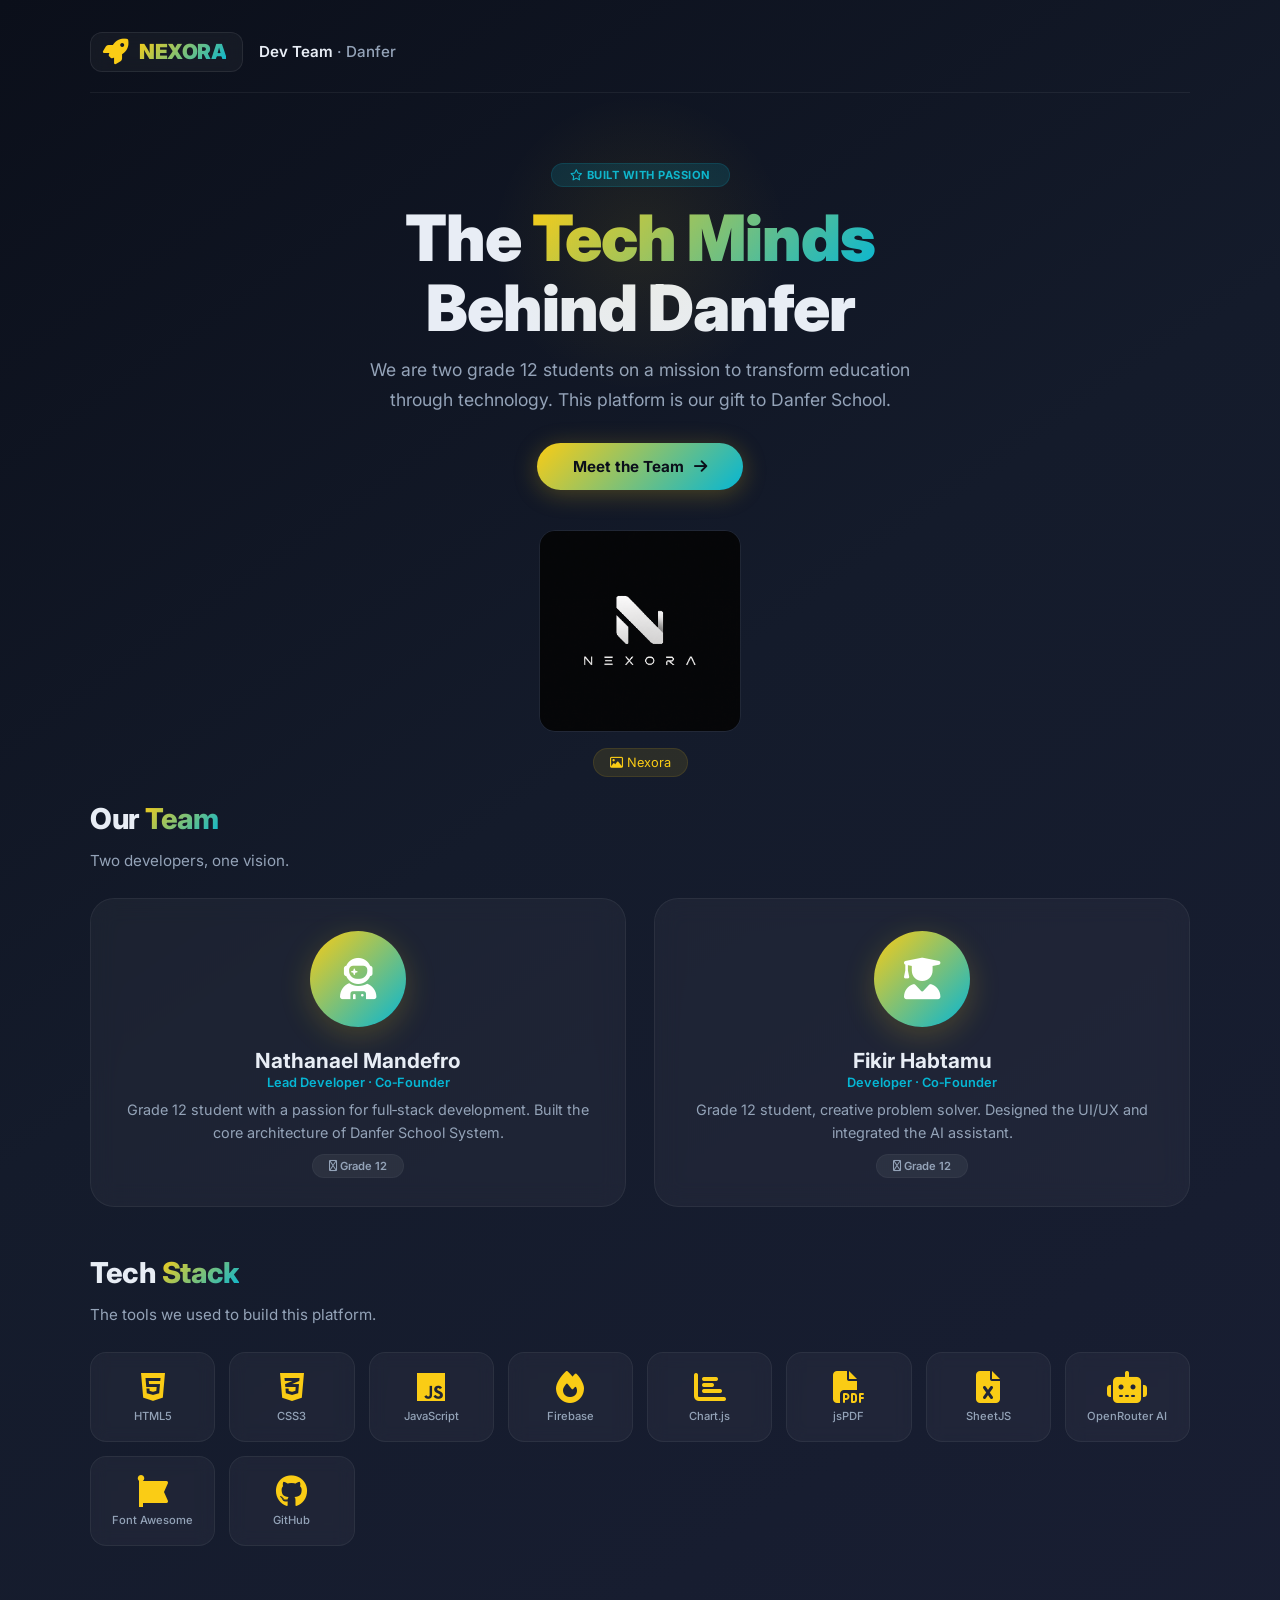
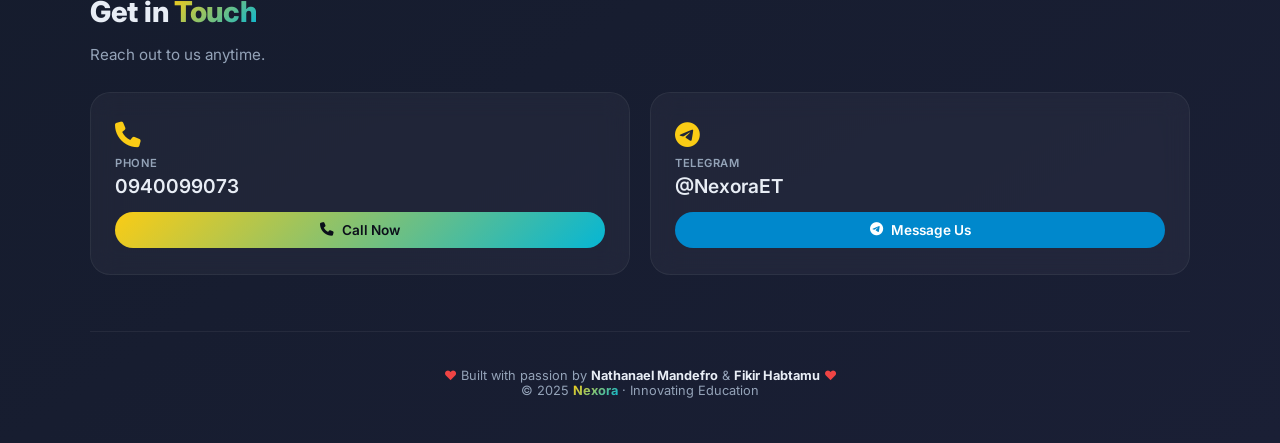
<file: dev.html>
<!DOCTYPE html>
<html lang="en" data-theme="dark">
<head>
  <meta charset="UTF-8">
  <meta name="viewport" content="width=device-width, initial-scale=1.0, viewport-fit=cover">
  <title>Nexora – Danfer Dev Team</title>

  <script>
    (function(){
      var theme = localStorage.getItem('danfer_theme') || 'dark';
      document.documentElement.setAttribute('data-theme', theme);
    })();
  </script>

  <!-- Google Fonts: Inter -->
  <link rel="preconnect" href="https://fonts.googleapis.com">
  <link rel="preconnect" href="https://fonts.gstatic.com" crossorigin>
  <link href="https://fonts.googleapis.com/css2?family=Inter:opsz,wght@14..32,300;14..32,400;14..32,500;14..32,600;14..32,700;14..32,800;14..32,900&display=swap" rel="stylesheet">

  <!-- Font Awesome -->
  <link rel="stylesheet" href="https://cdnjs.cloudflare.com/ajax/libs/font-awesome/6.5.1/css/all.min.css">

  <!-- We still need theme.css for base variables, but we'll override with custom styles -->
  <link rel="stylesheet" href="theme.css">

  <style>
    /* ===== OVERRIDE THEME ===== */
    body {
      background: linear-gradient(145deg, #0b0f1a 0%, #141b2b 40%, #1a1f35 100%) !important;
      color: #e8edf5 !important;
      min-height: 100vh;
      font-family: 'Inter', system-ui, sans-serif;
      transition: none;
    }
    /* Force dark mode for this page */
    [data-theme] {
      --color-background: transparent;
      --color-card: rgba(255,255,255,0.06);
      --color-text-primary: #e8edf5;
      --color-text-secondary: #94a3b8;
      --color-accent: #facc15;
      --color-primary: #06b6d4;
    }

    .container {
      max-width: 1100px;
      margin: 0 auto;
      padding: 0 24px;
    }

    /* ===== HEADER ===== */
    .dev-header {
      display: flex;
      justify-content: space-between;
      align-items: center;
      padding: 24px 0 20px;
      border-bottom: 1px solid rgba(255,255,255,0.06);
      margin-bottom: 40px;
    }
    .brand {
      display: flex;
      align-items: center;
      gap: 16px;
    }
    .brand .logo {
      display: flex;
      align-items: center;
      gap: 10px;
      background: rgba(255,255,255,0.04);
      padding: 6px 16px 6px 12px;
      border-radius: 12px;
      border: 1px solid rgba(255,255,255,0.08);
      backdrop-filter: blur(8px);
    }
    .brand .logo i {
      font-size: 1.6rem;
      color: #facc15;
    }
    .brand .logo span {
      font-weight: 900;
      font-size: 1.3rem;
      letter-spacing: -0.5px;
      background: linear-gradient(135deg, #facc15, #06b6d4);
      -webkit-background-clip: text;
      -webkit-text-fill-color: transparent;
    }
    .brand .sub {
      font-weight: 500;
      color: #94a3b8;
      font-size: 0.95rem;
    }
    .brand .sub strong {
      color: #e8edf5;
      font-weight: 600;
    }

    .back-link a {
      color: #94a3b8;
      text-decoration: none;
      font-size: 0.9rem;
      font-weight: 500;
      display: flex;
      align-items: center;
      gap: 6px;
      transition: color 0.2s;
      padding: 8px 16px;
      border-radius: 50px;
      border: 1px solid rgba(255,255,255,0.06);
    }
    .back-link a:hover {
      color: #facc15;
      border-color: #facc15;
    }

    /* ===== HERO ===== */
    .dev-hero {
      text-align: center;
      padding: 30px 0 50px;
      position: relative;
    }
    .dev-hero .glow {
      position: absolute;
      top: -40px;
      left: 50%;
      transform: translateX(-50%);
      width: 300px;
      height: 300px;
      background: radial-gradient(circle, rgba(250,204,21,0.08) 0%, transparent 70%);
      pointer-events: none;
      border-radius: 50%;
    }
    .dev-hero .tag {
      display: inline-block;
      background: rgba(6,182,212,0.15);
      color: #06b6d4;
      padding: 4px 18px;
      border-radius: 50px;
      font-size: 0.7rem;
      font-weight: 700;
      text-transform: uppercase;
      letter-spacing: 0.5px;
      border: 1px solid rgba(6,182,212,0.15);
    }
    .dev-hero h2 {
      font-size: clamp(2.6rem, 6vw, 4rem);
      font-weight: 900;
      letter-spacing: -1px;
      line-height: 1.1;
      margin: 16px 0 12px;
    }
    .dev-hero h2 .highlight {
      background: linear-gradient(135deg, #facc15, #06b6d4);
      -webkit-background-clip: text;
      -webkit-text-fill-color: transparent;
    }
    .dev-hero p {
      font-size: 1.1rem;
      color: #94a3b8;
      max-width: 560px;
      margin: 0 auto 28px;
      line-height: 1.7;
    }
    .dev-hero .btn-hero {
      display: inline-flex;
      align-items: center;
      gap: 10px;
      padding: 14px 36px;
      border-radius: 50px;
      background: linear-gradient(135deg, #facc15, #06b6d4);
      color: #0b0f1a;
      font-weight: 700;
      font-size: 0.95rem;
      text-decoration: none;
      transition: all 0.3s;
      box-shadow: 0 4px 24px rgba(250,204,21,0.25);
    }
    .dev-hero .btn-hero:hover {
      transform: translateY(-4px) scale(1.02);
      box-shadow: 0 8px 40px rgba(250,204,21,0.35);
    }

    /* ===== SECTION ===== */
    .section-title {
      font-size: 1.8rem;
      font-weight: 800;
      margin-bottom: 6px;
      letter-spacing: -0.3px;
    }
    .section-title .accent {
      background: linear-gradient(135deg, #facc15, #06b6d4);
      -webkit-background-clip: text;
      -webkit-text-fill-color: transparent;
    }
    .section-sub {
      color: #94a3b8;
      font-size: 0.95rem;
      margin-bottom: 28px;
    }

    /* ===== TEAM ===== */
    .team-grid {
      display: grid;
      grid-template-columns: repeat(auto-fit, minmax(280px, 1fr));
      gap: 28px;
      margin-top: 4px;
    }

    .team-card {
      background: rgba(255,255,255,0.04);
      backdrop-filter: blur(12px);
      -webkit-backdrop-filter: blur(12px);
      border-radius: 24px;
      padding: 32px 24px 28px;
      text-align: center;
      border: 1px solid rgba(255,255,255,0.06);
      transition: all 0.4s cubic-bezier(0.4,0,0.2,1);
      position: relative;
      overflow: hidden;
    }
    .team-card::before {
      content: '';
      position: absolute;
      top: 0;
      left: 0;
      right: 0;
      height: 3px;
      background: linear-gradient(90deg, #facc15, #06b6d4);
      opacity: 0;
      transition: opacity 0.4s;
    }
    .team-card:hover::before {
      opacity: 1;
    }
    .team-card:hover {
      transform: translateY(-6px);
      border-color: rgba(250,204,21,0.3);
      box-shadow: 0 16px 48px rgba(0,0,0,0.3);
    }

    .team-card .avatar {
      width: 96px;
      height: 96px;
      border-radius: 50%;
      margin: 0 auto 14px;
      display: flex;
      align-items: center;
      justify-content: center;
      font-size: 2.6rem;
      color: #fff;
      background: linear-gradient(135deg, #facc15, #06b6d4);
      box-shadow: 0 8px 32px rgba(250,204,21,0.2);
      transition: transform 0.3s;
    }
    .team-card:hover .avatar {
      transform: scale(1.05);
    }
    .team-card h3 {
      font-size: 1.3rem;
      font-weight: 700;
      margin-bottom: 2px;
    }
    .team-card .role {
      font-size: 0.8rem;
      font-weight: 600;
      color: #06b6d4;
      margin-bottom: 8px;
    }
    .team-card .bio {
      font-size: 0.9rem;
      color: #94a3b8;
      line-height: 1.6;
    }
    .team-card .badge-grade {
      display: inline-block;
      margin-top: 10px;
      padding: 4px 16px;
      border-radius: 50px;
      font-size: 0.7rem;
      font-weight: 600;
      background: rgba(255,255,255,0.06);
      color: #94a3b8;
      border: 1px solid rgba(255,255,255,0.04);
    }

    /* ===== TOOLS ===== */
    .tools-grid {
      display: grid;
      grid-template-columns: repeat(auto-fit, minmax(110px, 1fr));
      gap: 14px;
      margin-top: 4px;
    }
    .tool-item {
      background: rgba(255,255,255,0.04);
      backdrop-filter: blur(8px);
      border-radius: 16px;
      padding: 18px 10px;
      text-align: center;
      border: 1px solid rgba(255,255,255,0.06);
      transition: all 0.3s;
    }
    .tool-item:hover {
      transform: translateY(-4px);
      border-color: rgba(6,182,212,0.3);
      background: rgba(6,182,212,0.06);
    }
    .tool-item i {
      font-size: 2rem;
      color: #facc15;
      margin-bottom: 6px;
      display: block;
      transition: color 0.3s;
    }
    .tool-item:hover i {
      color: #06b6d4;
    }
    .tool-item span {
      font-size: 0.7rem;
      font-weight: 500;
      color: #94a3b8;
      display: block;
    }

    /* ===== CONTACT ===== */
    .contact-grid {
      display: grid;
      grid-template-columns: 1fr 1fr;
      gap: 20px;
      margin-top: 4px;
    }
    .contact-box {
      background: rgba(255,255,255,0.04);
      backdrop-filter: blur(12px);
      border-radius: 20px;
      padding: 26px 24px;
      border: 1px solid rgba(255,255,255,0.06);
      transition: all 0.3s;
      display: flex;
      flex-direction: column;
    }
    .contact-box:hover {
      border-color: rgba(250,204,21,0.2);
      transform: translateY(-4px);
    }
    .contact-box .icon {
      font-size: 1.6rem;
      color: #facc15;
      margin-bottom: 6px;
    }
    .contact-box .label {
      font-size: 0.7rem;
      font-weight: 600;
      text-transform: uppercase;
      letter-spacing: 0.5px;
      color: #94a3b8;
    }
    .contact-box .value {
      font-size: 1.2rem;
      font-weight: 600;
      margin: 4px 0 14px;
      color: #e8edf5;
    }
    .contact-box .btn-link {
      display: inline-flex;
      align-items: center;
      justify-content: center;
      gap: 8px;
      padding: 10px 20px;
      border-radius: 50px;
      font-weight: 600;
      font-size: 0.85rem;
      text-decoration: none;
      transition: all 0.3s;
      background: linear-gradient(135deg, #facc15, #06b6d4);
      color: #0b0f1a;
      margin-top: auto;
      border: none;
      cursor: pointer;
    }
    .contact-box .btn-link:hover {
      transform: translateY(-2px);
      box-shadow: 0 8px 24px rgba(250,204,21,0.3);
    }
    .contact-box .btn-link.tg {
      background: #0088cc;
      color: #fff;
    }
    .contact-box .btn-link.tg:hover {
      box-shadow: 0 8px 24px rgba(0,136,204,0.3);
    }

    /* ===== FOOTER ===== */
    .dev-footer {
      margin-top: 56px;
      padding: 24px 0;
      border-top: 1px solid rgba(255,255,255,0.06);
      text-align: center;
      font-size: 0.8rem;
      color: #94a3b8;
    }
    .dev-footer .heart {
      color: #ef4444;
    }
    .dev-footer strong {
      color: #e8edf5;
    }
    .dev-footer .brand-name {
      background: linear-gradient(135deg, #facc15, #06b6d4);
      -webkit-background-clip: text;
      -webkit-text-fill-color: transparent;
      font-weight: 700;
    }

    /* ===== RESPONSIVE ===== */
    @media (max-width: 768px) {
      .dev-header {
        flex-direction: column;
        gap: 12px;
        text-align: center;
      }
      .brand {
        flex-direction: column;
        gap: 6px;
      }
      .dev-hero h2 {
        font-size: 2rem;
      }
      .team-grid {
        grid-template-columns: 1fr;
      }
      .contact-grid {
        grid-template-columns: 1fr;
      }
      .tools-grid {
        grid-template-columns: repeat(3, 1fr);
      }
    }

    @media (max-width: 480px) {
      .brand .logo span {
        font-size: 1rem;
      }
      .brand .logo {
        padding: 4px 12px;
      }
      .dev-hero h2 {
        font-size: 1.6rem;
      }
      .tools-grid {
        grid-template-columns: repeat(2, 1fr);
      }
      .team-card {
        padding: 24px 16px 20px;
      }
      .team-card .avatar {
        width: 80px;
        height: 80px;
        font-size: 2rem;
      }
      .contact-box {
        padding: 20px;
      }
    }

    /* ===== IMAGE FALLBACK ===== */
    .dev-image {
      width: 100%;
      max-width: 200px;
      margin: 0 auto 16px;
      display: block;
      border-radius: 16px;
      border: 1px solid rgba(255,255,255,0.06);
    }
  </style>
</head>
<body>
  <div class="container">

    <!-- ===== HEADER ===== -->
    <header class="dev-header">
      <div class="brand">
        <div class="logo">
          <i class="fa-solid fa-rocket"></i>
          <span>NEXORA</span>
        </div>
        <div class="sub"><strong>Dev Team</strong> · Danfer</div>
      </div>
      
    </header>

    <!-- ===== HERO ===== -->
    <section class="dev-hero">
      <div class="glow"></div>
      <span class="tag"><i class="fa-regular fa-star"></i> Built with passion</span>
      <h2>
        The <span class="highlight">Tech Minds</span><br>
        Behind Danfer
      </h2>
      <p>
        We are two grade 12 students on a mission to transform education through technology.
        This platform is our gift to Danfer School.
      </p>
      <a href="#team" class="btn-hero">
        Meet the Team <i class="fa-solid fa-arrow-right"></i>
      </a>
    </section>

    <!-- ===== NEXORA IMAGE ===== -->
    <!-- If you have dev.jpg, place it in the root folder; otherwise, this div shows a styled placeholder -->
    <div style="text-align:center; margin: -10px 0 20px;">
      <img src="dev.png" alt="Nexora Logo" class="dev-image" onerror="this.style.display='none'">
      <!-- Fallback if image missing: a styled icon -->
      <div style="display:flex; justify-content:center; gap:8px; flex-wrap:wrap; margin-top:8px;">
        <span style="background:rgba(250,204,21,0.1); padding:6px 16px; border-radius:50px; border:1px solid rgba(250,204,21,0.1); font-size:0.8rem; color:#facc15;">
          <i class="fa-regular fa-image"></i> Nexora
        </span>
      </div>
    </div>

    <!-- ===== TEAM ===== -->
    <section id="team" style="margin-top: 20px;">
      <h2 class="section-title">Our <span class="accent">Team</span></h2>
      <p class="section-sub">Two developers, one vision.</p>

      <div class="team-grid">

        <!-- Nathanael Mandefro -->
        <div class="team-card">
          <div class="avatar"><i class="fa-solid fa-user-astronaut"></i></div>
          <h3>Nathanael Mandefro</h3>
          <div class="role">Lead Developer · Co‑Founder</div>
          <div class="bio">
            Grade 12 student with a passion for full‑stack development.
            Built the core architecture of Danfer School System.
          </div>
          <span class="badge-grade"><i class="fa-regular fa-graduation-cap"></i> Grade 12</span>
        </div>

        <!-- Fikir Habtamu -->
        <div class="team-card">
          <div class="avatar"><i class="fa-solid fa-user-graduate"></i></div>
          <h3>Fikir Habtamu</h3>
          <div class="role">Developer · Co‑Founder</div>
          <div class="bio">
            Grade 12 student, creative problem solver.
            Designed the UI/UX and integrated the AI assistant.
          </div>
          <span class="badge-grade"><i class="fa-regular fa-graduation-cap"></i> Grade 12</span>
        </div>

      </div>
    </section>

    <!-- ===== TOOLS ===== -->
    <section style="margin-top: 48px;">
      <h2 class="section-title">Tech <span class="accent">Stack</span></h2>
      <p class="section-sub">The tools we used to build this platform.</p>
      <div class="tools-grid">
        <div class="tool-item"><i class="fa-brands fa-html5"></i><span>HTML5</span></div>
        <div class="tool-item"><i class="fa-brands fa-css3-alt"></i><span>CSS3</span></div>
        <div class="tool-item"><i class="fa-brands fa-js"></i><span>JavaScript</span></div>
        <div class="tool-item"><i class="fa-solid fa-fire"></i><span>Firebase</span></div>
        <div class="tool-item"><i class="fa-solid fa-chart-bar"></i><span>Chart.js</span></div>
        <div class="tool-item"><i class="fa-solid fa-file-pdf"></i><span>jsPDF</span></div>
        <div class="tool-item"><i class="fa-solid fa-file-excel"></i><span>SheetJS</span></div>
        <div class="tool-item"><i class="fa-solid fa-robot"></i><span>OpenRouter AI</span></div>
        <div class="tool-item"><i class="fa-brands fa-font-awesome"></i><span>Font Awesome</span></div>
        <div class="tool-item"><i class="fa-brands fa-github"></i><span>GitHub</span></div>
      </div>
    </section>

    <!-- ===== CONTACT ===== -->
    <section style="margin-top: 48px;">
      <h2 class="section-title">Get in <span class="accent">Touch</span></h2>
      <p class="section-sub">Reach out to us anytime.</p>

      <div class="contact-grid">
        <div class="contact-box">
          <div class="icon"><i class="fa-solid fa-phone"></i></div>
          <div class="label">Phone</div>
          <div class="value">0940099073</div>
          <a href="tel:+251940099073" class="btn-link"><i class="fa-solid fa-phone"></i> Call Now</a>
        </div>
        <div class="contact-box">
          <div class="icon"><i class="fa-brands fa-telegram"></i></div>
          <div class="label">Telegram</div>
          <div class="value">@NexoraET</div>
          <a href="https://t.me/NexoraET" target="_blank" class="btn-link tg"><i class="fa-brands fa-telegram"></i> Message Us</a>
        </div>
      </div>
    </section>

    <!-- ===== FOOTER ===== -->
    <footer class="dev-footer">
      <p>
        <span class="heart">❤</span> Built with passion by
        <strong>Nathanael Mandefro</strong> &amp; <strong>Fikir Habtamu</strong>
        <span class="heart">❤</span><br>
        &copy; 2025 <span class="brand-name">Nexora</span> · Innovating Education
      </p>
    </footer>

  </div>
</body>
</html>
</file>
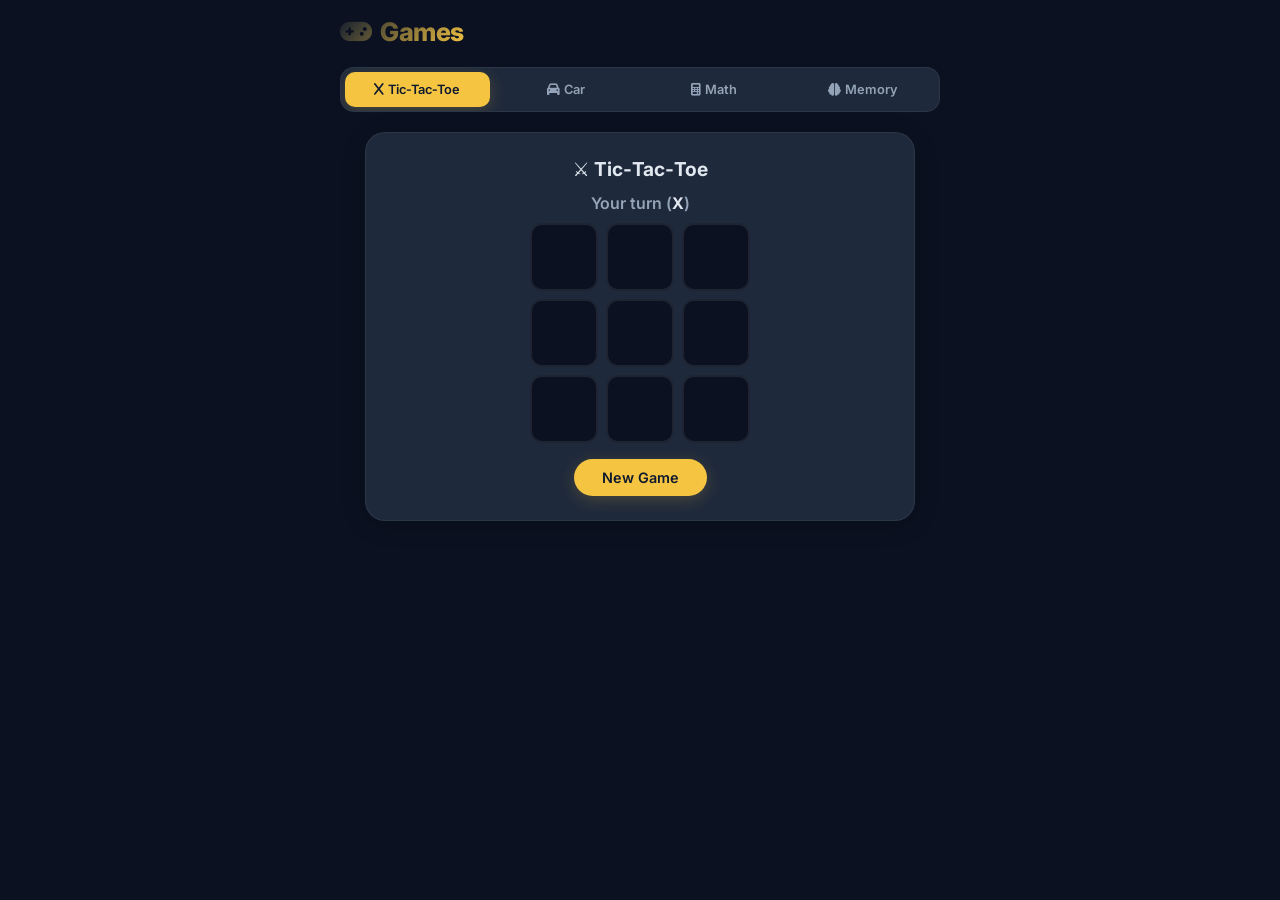
<file: game.html>
<!DOCTYPE html>
<html lang="en" data-theme="dark">
<head>
  <meta charset="UTF-8">
  <meta name="viewport" content="width=device-width, initial-scale=1.0, viewport-fit=cover">
  <title>Danfer School – Games</title>

  <script>
    (function(){
      var theme = localStorage.getItem('danfer_theme') || 'dark';
      document.documentElement.setAttribute('data-theme', theme);
    })();
  </script>

  <!-- Google Fonts: Inter -->
  <link rel="preconnect" href="https://fonts.googleapis.com">
  <link rel="preconnect" href="https://fonts.gstatic.com" crossorigin>
  <link href="https://fonts.googleapis.com/css2?family=Inter:opsz,wght@14..32,400;14..32,500;14..32,600;14..32,700;14..32,800;14..32,900&display=swap" rel="stylesheet">

  <!-- Font Awesome -->
  <link rel="stylesheet" href="https://cdnjs.cloudflare.com/ajax/libs/font-awesome/6.5.1/css/all.min.css">

  <!-- Theme -->
  <link rel="stylesheet" href="theme.css">

  <style>
    /* ===== RESET & BASE ===== */
    * { margin:0; padding:0; box-sizing:border-box; }
    body {
      font-family: 'Inter', system-ui, -apple-system, sans-serif;
      background: var(--color-background);
      color: var(--color-text-primary);
      min-height: 100vh;
      display: flex;
      flex-direction: column;
      align-items: center;
      padding: 16px 12px 30px;
      transition: background 0.3s, color 0.3s;
    }

    /* ===== HEADER ===== */
    .header {
      width: 100%;
      max-width: 600px;
      display: flex;
      justify-content: space-between;
      align-items: center;
      margin-bottom: 20px;
    }
    .header h1 {
      font-size: 1.6rem;
      font-weight: 800;
      background: linear-gradient(135deg, var(--color-primary), var(--color-accent));
      -webkit-background-clip: text;
      -webkit-text-fill-color: transparent;
      letter-spacing: -0.5px;
    }
    .header h1 i {
      -webkit-text-fill-color: transparent;
      margin-right: 4px;
    }

    /* ===== TABS ===== */
    .tabs {
      display: flex;
      gap: 4px;
      margin-bottom: 20px;
      background: var(--color-card);
      padding: 4px;
      border-radius: 14px;
      border: 1px solid rgba(26,58,92,0.06);
      width: 100%;
      max-width: 600px;
      overflow-x: auto;
      flex-wrap: nowrap;
    }
    [data-theme="dark"] .tabs {
      border: 1px solid rgba(255,255,255,0.06);
    }
    .tab {
      flex: 1;
      padding: 10px 12px;
      border-radius: 10px;
      background: transparent;
      border: none;
      color: var(--color-text-secondary);
      font-weight: 600;
      font-size: 0.8rem;
      cursor: pointer;
      transition: all 0.25s;
      white-space: nowrap;
      font-family: 'Inter', system-ui, sans-serif;
    }
    .tab i { margin-right: 4px; }
    .tab.active {
      background: var(--color-primary);
      color: #fff;
      box-shadow: 0 4px 16px rgba(26,58,92,0.25);
    }
    [data-theme="dark"] .tab.active {
      background: var(--color-accent);
      color: var(--color-primary);
      box-shadow: 0 4px 16px rgba(245,197,66,0.2);
    }

    /* ===== GAME CONTAINER ===== */
    .game-container {
      width: 100%;
      max-width: 550px;
      background: var(--color-card);
      border: 1px solid rgba(26,58,92,0.06);
      border-radius: 20px;
      padding: 24px 20px;
      box-shadow: 0 4px 24px rgba(0,0,0,0.04);
      text-align: center;
      transition: all 0.3s;
    }
    [data-theme="dark"] .game-container {
      border: 1px solid rgba(255,255,255,0.06);
      box-shadow: 0 4px 24px rgba(0,0,0,0.2);
    }
    .game-container h3 {
      font-size: 1.2rem;
      font-weight: 700;
      margin-bottom: 12px;
      color: var(--color-text-primary);
    }
    .hidden { display: none !important; }

    /* ============================================================
       TIC‑TAC‑TOE
       ============================================================ */
    .board {
      display: grid;
      grid-template-columns: repeat(3, 1fr);
      gap: 8px;
      width: 220px;
      margin: 0 auto 16px;
    }
    .cell {
      aspect-ratio: 1/1;
      background: var(--color-background);
      border: 2px solid rgba(26,58,92,0.1);
      border-radius: 12px;
      display: flex;
      align-items: center;
      justify-content: center;
      font-size: 2.4rem;
      font-weight: 800;
      cursor: pointer;
      transition: all 0.15s;
      color: var(--color-text-primary);
      position: relative;
    }
    [data-theme="dark"] .cell {
      border: 2px solid rgba(255,255,255,0.08);
    }
    .cell:hover:not(.taken) {
      background: rgba(26,58,92,0.06);
      transform: scale(1.04);
    }
    [data-theme="dark"] .cell:hover:not(.taken) {
      background: rgba(255,255,255,0.04);
    }
    .cell.X { color: var(--color-primary); }
    [data-theme="dark"] .cell.X { color: var(--color-accent); }
    .cell.O { color: var(--color-accent); }
    [data-theme="dark"] .cell.O { color: var(--color-primary); }
    .cell.taken { cursor: default; }
    .cell.win {
      animation: winPulse 0.6s ease;
      border-color: var(--color-accent);
      box-shadow: 0 0 24px rgba(245,197,66,0.3);
    }
    @keyframes winPulse {
      0%, 100% { transform: scale(1); }
      50% { transform: scale(1.15); }
    }
    .turn-indicator {
      font-weight: 600;
      margin-bottom: 10px;
      color: var(--color-text-secondary);
    }
    .turn-indicator strong { color: var(--color-text-primary); }
    .btn-reset {
      background: var(--color-primary);
      color: #fff;
      border: none;
      border-radius: 50px;
      padding: 10px 28px;
      font-weight: 600;
      font-size: 0.9rem;
      cursor: pointer;
      transition: all 0.25s;
      font-family: 'Inter', system-ui, sans-serif;
      box-shadow: 0 4px 16px rgba(26,58,92,0.2);
    }
    [data-theme="dark"] .btn-reset {
      background: var(--color-accent);
      color: var(--color-primary);
      box-shadow: 0 4px 16px rgba(245,197,66,0.2);
    }
    .btn-reset:hover {
      transform: translateY(-2px);
      box-shadow: 0 8px 24px rgba(26,58,92,0.3);
    }
    [data-theme="dark"] .btn-reset:hover {
      box-shadow: 0 8px 24px rgba(245,197,66,0.3);
    }

    /* ============================================================
       CAR DODGER
       ============================================================ */
    .car-hud {
      display: flex;
      justify-content: space-between;
      align-items: center;
      margin-bottom: 8px;
      font-weight: 600;
      font-size: 0.95rem;
      color: var(--color-text-secondary);
    }
    .car-hud strong { color: var(--color-text-primary); }
    .lives-bar {
      display: flex;
      justify-content: center;
      gap: 6px;
      margin-bottom: 10px;
    }
    .lives-bar i {
      color: var(--color-red);
      font-size: 1.2rem;
      transition: all 0.3s;
    }
    .lives-bar i.lost { opacity: 0.2; transform: scale(0.8); }
    .road {
      position: relative;
      width: 100%;
      height: 380px;
      background: #1a1a2e;
      margin: 0 auto 12px;
      border: 2px solid rgba(26,58,92,0.1);
      border-radius: 16px;
      overflow: hidden;
      display: flex;
      justify-content: center;
    }
    [data-theme="dark"] .road {
      border: 2px solid rgba(255,255,255,0.06);
    }
    .road-lines {
      position: absolute;
      top: 0; left: 50%;
      width: 2px;
      height: 100%;
      background: repeating-linear-gradient(to bottom, rgba(255,255,255,0.15) 0px, rgba(255,255,255,0.15) 30px, transparent 30px, transparent 60px);
      transform: translateX(-50%);
      animation: roadScroll 0.8s linear infinite;
    }
    @keyframes roadScroll {
      from { background-position-y: 0; }
      to { background-position-y: 60px; }
    }
    .car-player {
      position: absolute;
      bottom: 20px;
      width: 48px;
      height: 72px;
      background: linear-gradient(145deg, var(--color-primary), var(--color-accent));
      border-radius: 12px 12px 4px 4px;
      box-shadow: 0 0 30px rgba(26,58,92,0.4);
      transition: left 0.06s;
      display: flex;
      flex-direction: column;
      align-items: center;
      justify-content: center;
      font-size: 0.6rem;
      color: #fff;
      font-weight: 800;
      letter-spacing: 0.5px;
      z-index: 2;
    }
    .car-player::after {
      content: '';
      position: absolute;
      top: -8px;
      width: 36px;
      height: 8px;
      background: var(--color-accent);
      border-radius: 4px 4px 0 0;
    }
    [data-theme="dark"] .car-player {
      background: linear-gradient(145deg, var(--color-accent), var(--color-primary));
    }
    .obstacle {
      position: absolute;
      border-radius: 8px;
      animation: fall linear forwards;
      z-index: 1;
      box-shadow: 0 4px 12px rgba(0,0,0,0.3);
    }
    @keyframes fall {
      from { top: -80px; }
      to { top: 400px; }
    }
    .car-controls {
      display: flex;
      justify-content: center;
      gap: 20px;
      margin-top: 6px;
    }
    .car-btn {
      background: var(--color-card);
      border: 2px solid rgba(26,58,92,0.08);
      color: var(--color-text-primary);
      border-radius: 14px;
      padding: 12px 28px;
      font-weight: 700;
      font-size: 1.2rem;
      cursor: pointer;
      transition: all 0.15s;
      font-family: 'Inter', system-ui, sans-serif;
      user-select: none;
      touch-action: none;
    }
    [data-theme="dark"] .car-btn {
      border: 2px solid rgba(255,255,255,0.06);
    }
    .car-btn:active {
      transform: scale(0.92);
      background: var(--color-primary);
      color: #fff;
    }
    [data-theme="dark"] .car-btn:active {
      background: var(--color-accent);
      color: var(--color-primary);
    }
    .car-btn i { pointer-events: none; }

    /* ============================================================
       MATH CHALLENGE
       ============================================================ */
    .diff-group {
      display: flex;
      gap: 8px;
      justify-content: center;
      margin: 10px 0 14px;
    }
    .diff-btn {
      padding: 6px 18px;
      border-radius: 50px;
      border: 1px solid rgba(26,58,92,0.08);
      background: var(--color-background);
      color: var(--color-text-secondary);
      cursor: pointer;
      font-weight: 600;
      font-size: 0.8rem;
      transition: all 0.25s;
      font-family: 'Inter', system-ui, sans-serif;
    }
    [data-theme="dark"] .diff-btn {
      border: 1px solid rgba(255,255,255,0.06);
    }
    .diff-btn.active {
      background: var(--color-primary);
      color: #fff;
      border-color: var(--color-primary);
      box-shadow: 0 4px 12px rgba(26,58,92,0.2);
    }
    [data-theme="dark"] .diff-btn.active {
      background: var(--color-accent);
      color: var(--color-primary);
      border-color: var(--color-accent);
    }
    .math-stats {
      display: flex;
      justify-content: space-between;
      font-weight: 600;
      color: var(--color-text-secondary);
      margin-bottom: 8px;
      font-size: 0.9rem;
    }
    .math-stats strong { color: var(--color-text-primary); }
    .math-question {
      font-size: 2.2rem;
      font-weight: 800;
      margin: 12px 0;
      color: var(--color-text-primary);
      letter-spacing: -0.5px;
    }
    .math-input {
      width: 120px;
      padding: 10px;
      border-radius: 12px;
      border: 2px solid rgba(26,58,92,0.08);
      background: var(--color-background);
      color: var(--color-text-primary);
      font-size: 1.3rem;
      text-align: center;
      outline: none;
      transition: all 0.3s;
      font-family: 'Inter', system-ui, sans-serif;
    }
    [data-theme="dark"] .math-input {
      border: 2px solid rgba(255,255,255,0.06);
    }
    .math-input:focus {
      border-color: var(--color-primary);
      box-shadow: 0 0 0 4px rgba(26,58,92,0.08);
    }
    [data-theme="dark"] .math-input:focus {
      box-shadow: 0 0 0 4px rgba(245,197,66,0.08);
    }
    .math-feedback {
      font-weight: 600;
      margin-top: 8px;
      min-height: 28px;
    }
    .math-feedback.correct { color: var(--color-green); }
    .math-feedback.wrong { color: var(--color-red); }

    /* ============================================================
       MEMORY MATCH (NEW)
       ============================================================ */
    .memory-stats {
      display: flex;
      justify-content: space-between;
      font-weight: 600;
      color: var(--color-text-secondary);
      margin-bottom: 10px;
      font-size: 0.9rem;
    }
    .memory-stats strong { color: var(--color-text-primary); }
    .memory-grid {
      display: grid;
      grid-template-columns: repeat(4, 1fr);
      gap: 8px;
      max-width: 320px;
      margin: 0 auto 14px;
    }
    .memory-card {
      aspect-ratio: 1/1;
      background: linear-gradient(145deg, var(--color-primary), var(--color-secondary));
      border-radius: 14px;
      display: flex;
      align-items: center;
      justify-content: center;
      font-size: 2rem;
      font-weight: 800;
      cursor: pointer;
      transition: all 0.3s cubic-bezier(0.4, 0, 0.2, 1);
      color: #fff;
      box-shadow: 0 4px 12px rgba(0,0,0,0.1);
      user-select: none;
      transform-style: preserve-3d;
    }
    [data-theme="dark"] .memory-card {
      background: linear-gradient(145deg, var(--color-accent), var(--color-primary));
    }
    .memory-card.flipped {
      background: var(--color-card);
      color: var(--color-text-primary);
      transform: rotateY(180deg);
      box-shadow: 0 0 0 2px var(--color-accent);
    }
    [data-theme="dark"] .memory-card.flipped {
      background: var(--color-card);
    }
    .memory-card.matched {
      background: var(--color-green);
      color: #fff;
      transform: scale(0.95);
      cursor: default;
      opacity: 0.7;
      box-shadow: 0 0 24px rgba(16,185,129,0.3);
    }
    [data-theme="dark"] .memory-card.matched {
      background: var(--color-green);
    }
    .memory-card .card-content {
      transform: rotateY(180deg);
      backface-visibility: hidden;
    }

    /* ============================================================
       RESPONSIVE
       ============================================================ */
    @media (max-width: 500px) {
      body { padding: 10px 8px 20px; }
      .header h1 { font-size: 1.3rem; }
      .game-container { padding: 16px 12px; }
      .board { width: 180px; }
      .cell { font-size: 1.8rem; }
      .road { height: 300px; }
      .car-player { width: 40px; height: 60px; font-size: 0.5rem; }
      .car-player::after { width: 30px; height: 6px; }
      .car-btn { padding: 10px 18px; font-size: 1rem; }
      .math-question { font-size: 1.8rem; }
      .memory-grid { max-width: 280px; gap: 6px; }
      .memory-card { font-size: 1.5rem; border-radius: 10px; }
      .tabs .tab { font-size: 0.7rem; padding: 8px 8px; }
    }
    @media (max-width: 380px) {
      .board { width: 150px; }
      .cell { font-size: 1.4rem; }
      .road { height: 250px; }
      .memory-grid { max-width: 220px; }
      .memory-card { font-size: 1.2rem; }
    }
  </style>
</head>
<body>

  <!-- Header (no back button) -->
  <div class="header">
    <h1><i class="fa-solid fa-gamepad"></i> Games</h1>
  </div>

  <!-- Tabs -->
  <div class="tabs">
    <button class="tab active" data-game="tictactoe"><i class="fa-solid fa-x"></i>Tic‑Tac‑Toe</button>
    <button class="tab" data-game="car"><i class="fa-solid fa-car"></i>Car</button>
    <button class="tab" data-game="math"><i class="fa-solid fa-calculator"></i>Math</button>
    <button class="tab" data-game="memory"><i class="fa-solid fa-brain"></i>Memory</button>
  </div>

  <!-- ==================== TIC‑TAC‑TOE ==================== -->
  <div class="game-container" id="game-tictactoe">
    <h3>⚔️ Tic‑Tac‑Toe</h3>
    <p class="turn-indicator" id="ttt-turn">Your turn (<strong>X</strong>)</p>
    <div class="board" id="ttt-board"></div>
    <button class="btn-reset" id="ttt-reset">New Game</button>
  </div>

  <!-- ==================== CAR DODGER ==================== -->
  <div class="game-container hidden" id="game-car">
    <h3>🚗 Car Dodger</h3>
    <div class="car-hud">
      <span>Score: <strong id="car-score">0</strong></span>
      <span>Best: <strong id="car-best">0</strong></span>
    </div>
    <div class="lives-bar" id="car-lives">
      <i class="fa-solid fa-heart"></i><i class="fa-solid fa-heart"></i><i class="fa-solid fa-heart"></i>
    </div>
    <div class="road" id="car-road">
      <div class="road-lines"></div>
      <div class="car-player" id="car-player">DANFER</div>
    </div>
    <div class="car-controls">
      <button class="car-btn" id="car-left"><i class="fa-solid fa-arrow-left"></i></button>
      <button class="car-btn" id="car-right"><i class="fa-solid fa-arrow-right"></i></button>
    </div>
    <button class="btn-reset" id="car-start">Start</button>
    <button class="btn-reset hidden" id="car-restart" style="margin-top:8px;">Try Again</button>
    <div id="car-msg" class="hidden" style="margin-top:10px;font-weight:700;color:var(--color-red);"></div>
  </div>

  <!-- ==================== MATH CHALLENGE ==================== -->
  <div class="game-container hidden" id="game-math">
    <h3>🧮 Math Challenge</h3>
    <div class="diff-group" id="math-diff">
      <button class="diff-btn active" data-diff="easy">Easy</button>
      <button class="diff-btn" data-diff="medium">Medium</button>
      <button class="diff-btn" data-diff="hard">Hard</button>
    </div>
    <div class="math-stats">
      <span>⏱️ <span id="math-timer">30</span>s</span>
      <span>Q <span id="math-qnum">1</span>/10</span>
      <span>Score: <strong id="math-score">0</strong></span>
    </div>
    <div class="math-question" id="math-question">7 + 3</div>
    <input type="number" class="math-input" id="math-answer" placeholder="?" autocomplete="off">
    <div class="math-feedback" id="math-feedback"></div>
    <button class="btn-reset" id="math-submit" style="margin-top:6px;">Submit</button>
    <button class="btn-reset" id="math-reset" style="margin-top:8px;background:var(--color-card);color:var(--color-text-primary);">Restart</button>
  </div>

  <!-- ==================== MEMORY MATCH ==================== -->
  <div class="game-container hidden" id="game-memory">
    <h3>🧠 Memory Match</h3>
    <div class="memory-stats">
      <span>Moves: <strong id="mem-moves">0</strong></span>
      <span>Matches: <strong id="mem-matches">0</strong>/8</span>
      <span>⏱️ <strong id="mem-timer">0</strong>s</span>
    </div>
    <div class="memory-grid" id="mem-grid"></div>
    <button class="btn-reset" id="mem-reset">New Game</button>
  </div>

  <script>
    (function() {
      'use strict';

      // ==================== TAB SWITCHING ====================
      const tabs = document.querySelectorAll('.tab');
      const containers = {
        tictactoe: document.getElementById('game-tictactoe'),
        car: document.getElementById('game-car'),
        math: document.getElementById('game-math'),
        memory: document.getElementById('game-memory')
      };

      tabs.forEach(tab => {
        tab.addEventListener('click', () => {
          tabs.forEach(t => t.classList.remove('active'));
          tab.classList.add('active');
          const id = tab.dataset.game;
          Object.keys(containers).forEach(key => {
            containers[key].classList.toggle('hidden', key !== id);
          });
          // Stop car game when switching away
          if (id !== 'car' && window.carGameRunning) {
            stopCarGame();
          }
          // Reset memory timer when switching away? Keep it running if active.
        });
      });

      // ============================================================
      //  TIC‑TAC‑TOE (Minimax AI)
      // ============================================================
      (function() {
        const boardEl = document.getElementById('ttt-board');
        const turnEl = document.getElementById('ttt-turn');
        const resetBtn = document.getElementById('ttt-reset');
        let board = Array(9).fill('');
        const PLAYER = 'X', AI = 'O';
        let active = true, aiTurn = false;

        function render() {
          boardEl.innerHTML = '';
          board.forEach((val, i) => {
            const cell = document.createElement('div');
            cell.className = 'cell' + (val ? ' taken ' + val : '');
            cell.textContent = val;
            cell.addEventListener('click', () => {
              if (active && !aiTurn && !board[i]) makeMove(i, PLAYER);
            });
            boardEl.appendChild(cell);
          });
          turnEl.innerHTML = active ? (aiTurn ? "AI's turn (<strong>O</strong>)" : "Your turn (<strong>X</strong>)") : 'Game Over';
        }

        function checkWinner(b) {
          const lines = [[0,1,2],[3,4,5],[6,7,8],[0,3,6],[1,4,7],[2,5,8],[0,4,8],[2,4,6]];
          for (let l of lines) {
            const [a,b,c] = l;
            if (b[a] && b[a] === b[b] && b[a] === b[c]) return b[a];
          }
          return b.includes('') ? null : 'draw';
        }

        function minimax(b, isMax) {
          const w = checkWinner(b);
          if (w === AI) return 10;
          if (w === PLAYER) return -10;
          if (w === 'draw') return 0;
          if (isMax) {
            let best = -Infinity;
            for (let i = 0; i < 9; i++) {
              if (!b[i]) { b[i] = AI; best = Math.max(best, minimax(b, false)); b[i] = ''; }
            }
            return best;
          } else {
            let best = Infinity;
            for (let i = 0; i < 9; i++) {
              if (!b[i]) { b[i] = PLAYER; best = Math.min(best, minimax(b, true)); b[i] = ''; }
            }
            return best;
          }
        }

        function aiMove() {
          if (!active || !aiTurn) return;
          let bestScore = -Infinity, bestIdx = -1;
          for (let i = 0; i < 9; i++) {
            if (!board[i]) {
              board[i] = AI;
              const score = minimax(board, false);
              board[i] = '';
              if (score > bestScore) { bestScore = score; bestIdx = i; }
            }
          }
          if (bestIdx !== -1) makeMove(bestIdx, AI);
        }

        function makeMove(idx, symbol) {
          board[idx] = symbol;
          render();
          const w = checkWinner(board);
          if (w) {
            active = false;
            turnEl.innerHTML = w === 'draw' ? "🤝 It's a draw!" : w === PLAYER ? "🎉 You win!" : "😞 AI wins!";
            // highlight winning cells
            if (w !== 'draw') {
              const lines = [[0,1,2],[3,4,5],[6,7,8],[0,3,6],[1,4,7],[2,5,8],[0,4,8],[2,4,6]];
              for (let l of lines) {
                if (board[l[0]] === w && board[l[1]] === w && board[l[2]] === w) {
                  l.forEach(i => boardEl.children[i].classList.add('win'));
                  break;
                }
              }
            }
            return;
          }
          aiTurn = !aiTurn;
          turnEl.innerHTML = aiTurn ? "AI's turn (<strong>O</strong>)" : "Your turn (<strong>X</strong>)";
          if (aiTurn && active) setTimeout(aiMove, 300);
        }

        resetBtn.addEventListener('click', () => {
          board = Array(9).fill('');
          active = true;
          aiTurn = false;
          render();
        });
        render();
      })();

      // ============================================================
      //  CAR DODGER
      // ============================================================
      (function() {
        const road = document.getElementById('car-road');
        const player = document.getElementById('car-player');
        const scoreEl = document.getElementById('car-score');
        const bestEl = document.getElementById('car-best');
        const livesEl = document.getElementById('car-lives');
        const startBtn = document.getElementById('car-start');
        const restartBtn = document.getElementById('car-restart');
        const leftBtn = document.getElementById('car-left');
        const rightBtn = document.getElementById('car-right');
        const msgEl = document.getElementById('car-msg');

        let score = 0, best = parseInt(localStorage.getItem('car_best')) || 0;
        let lives = 3, gameRunning = false, animId = null, spawnInterval = null;
        let obstacles = [], playerX = 0;
        const PLAYER_W = 48, ROAD_W = () => road.clientWidth;
        bestEl.textContent = best;

        function updateLives() {
          const hearts = livesEl.querySelectorAll('i');
          hearts.forEach((h, i) => {
            h.classList.toggle('lost', i >= lives);
          });
        }

        function spawnObstacle() {
          if (!gameRunning) return;
          const w = ROAD_W();
          const size = 30 + Math.random() * 30;
          const obs = document.createElement('div');
          obs.className = 'obstacle';
          obs.style.width = size + 'px';
          obs.style.height = (50 + Math.random() * 40) + 'px';
          obs.style.left = Math.random() * (w - size) + 'px';
          const hue = Math.floor(Math.random() * 360);
          obs.style.background = `hsl(${hue}, 80%, 55%)`;
          obs.style.animationDuration = (1.5 - Math.min(score / 50, 0.8)) + 's';
          road.appendChild(obs);
          obstacles.push(obs);

          obs.addEventListener('animationend', () => {
            obs.remove();
            obstacles = obstacles.filter(o => o !== obs);
            if (gameRunning) {
              score++;
              scoreEl.textContent = score;
              if (score > best) { best = score; localStorage.setItem('car_best', best); bestEl.textContent = best; }
            }
          });
        }

        function checkCollisions() {
          const pRect = player.getBoundingClientRect();
          for (let obs of obstacles) {
            const oRect = obs.getBoundingClientRect();
            if (pRect.left < oRect.right && pRect.right > oRect.left &&
                pRect.top < oRect.bottom && pRect.bottom > oRect.top) {
              // crash
              obs.remove();
              obstacles = obstacles.filter(o => o !== obs);
              lives--;
              updateLives();
              if (lives <= 0) { gameOver(); return; }
              // brief invulnerability flash
              player.style.opacity = '0.4';
              setTimeout(() => player.style.opacity = '1', 300);
            }
          }
        }

        function gameLoop() {
          if (!gameRunning) return;
          checkCollisions();
          animId = requestAnimationFrame(gameLoop);
        }

        function gameOver() {
          gameRunning = false;
          clearInterval(spawnInterval);
          cancelAnimationFrame(animId);
          startBtn.classList.add('hidden');
          restartBtn.classList.remove('hidden');
          msgEl.classList.remove('hidden');
          msgEl.textContent = '💥 Game Over! Score: ' + score;
        }

        function resetGame() {
          obstacles.forEach(o => o.remove());
          obstacles = [];
          score = 0; lives = 3;
          scoreEl.textContent = '0';
          updateLives();
          player.style.opacity = '1';
          msgEl.classList.add('hidden');
          restartBtn.classList.add('hidden');
          startBtn.classList.remove('hidden');
          gameRunning = false;
          clearInterval(spawnInterval);
          cancelAnimationFrame(animId);
          const w = ROAD_W();
          playerX = (w - PLAYER_W) / 2;
          player.style.left = playerX + 'px';
        }

        function startGame() {
          resetGame();
          gameRunning = true;
          startBtn.classList.add('hidden');
          restartBtn.classList.add('hidden');
          msgEl.classList.add('hidden');
          spawnInterval = setInterval(spawnObstacle, 800);
          gameLoop();
        }

        function movePlayer(dx) {
          if (!gameRunning) return;
          const w = ROAD_W();
          playerX = Math.max(0, Math.min(w - PLAYER_W, playerX + dx));
          player.style.left = playerX + 'px';
        }

        startBtn.addEventListener('click', startGame);
        restartBtn.addEventListener('click', startGame);
        leftBtn.addEventListener('mousedown', () => movePlayer(-30));
        rightBtn.addEventListener('mousedown', () => movePlayer(30));
        leftBtn.addEventListener('touchstart', e => { e.preventDefault(); movePlayer(-30); });
        rightBtn.addEventListener('touchstart', e => { e.preventDefault(); movePlayer(30); });
        document.addEventListener('keydown', e => {
          if (e.key === 'ArrowLeft') movePlayer(-30);
          else if (e.key === 'ArrowRight') movePlayer(30);
        });

        window.carGameRunning = () => gameRunning;
        window.stopCarGame = resetGame;

        // initial position
        setTimeout(() => {
          const w = ROAD_W();
          playerX = (w - PLAYER_W) / 2;
          player.style.left = playerX + 'px';
        }, 50);
      })();

      // ============================================================
      //  MATH CHALLENGE
      // ============================================================
      (function() {
        const questionEl = document.getElementById('math-question');
        const answerInput = document.getElementById('math-answer');
        const submitBtn = document.getElementById('math-submit');
        const resetBtn = document.getElementById('math-reset');
        const timerEl = document.getElementById('math-timer');
        const scoreEl = document.getElementById('math-score');
        const qnumEl = document.getElementById('math-qnum');
        const feedbackEl = document.getElementById('math-feedback');
        const diffBtns = document.querySelectorAll('#math-diff .diff-btn');

        let currentAns, score = 0, qnum = 0, totalQ = 10, timeLeft = 30, timerId = null;
        let active = false, difficulty = 'easy';

        const DIFF = {
          easy: { time: 45, ops: ['+','-'], maxA: 20, maxB: 20 },
          medium: { time: 35, ops: ['+','-','×'], maxA: 15, maxB: 15 },
          hard: { time: 25, ops: ['+','-','×','÷'], maxA: 100, maxB: 20 }
        };

        function rand(a,b) { return Math.floor(Math.random() * (b - a + 1)) + a; }

        function generateQ() {
          const d = DIFF[difficulty];
          const op = d.ops[rand(0, d.ops.length - 1)];
          let a, b;
          if (op === '+') { a = rand(1, d.maxA); b = rand(1, d.maxB); currentAns = a + b; }
          else if (op === '-') { a = rand(2, d.maxA); b = rand(1, a); currentAns = a - b; }
          else if (op === '×') { a = rand(1, d.maxA); b = rand(1, d.maxB); currentAns = a * b; }
          else if (op === '÷') { b = rand(1, d.maxB); a = b * rand(1, Math.floor(d.maxA / b)); currentAns = a / b; }
          questionEl.textContent = `${a} ${op} ${b} = ?`;
          feedbackEl.textContent = '';
          feedbackEl.className = 'math-feedback';
          answerInput.value = '';
          answerInput.focus();
        }

        function endGame() {
          active = false;
          clearInterval(timerId);
          answerInput.disabled = true;
          submitBtn.disabled = true;
          feedbackEl.textContent = `🎯 Game over! Score: ${score}/${totalQ}`;
          feedbackEl.className = 'math-feedback';
        }

        function resetMath() {
          clearInterval(timerId);
          const d = DIFF[difficulty];
          timeLeft = d.time;
          timerEl.textContent = timeLeft;
          score = 0; qnum = 0;
          scoreEl.textContent = '0';
          qnumEl.textContent = '1';
          answerInput.disabled = false;
          submitBtn.disabled = false;
          feedbackEl.textContent = '';
          feedbackEl.className = 'math-feedback';
          active = true;
          generateQ();
          timerId = setInterval(() => {
            timeLeft--;
            timerEl.textContent = timeLeft;
            if (timeLeft <= 0) { timerEl.textContent = '0'; endGame(); }
          }, 1000);
        }

        diffBtns.forEach(btn => {
          btn.addEventListener('click', () => {
            diffBtns.forEach(b => b.classList.remove('active'));
            btn.classList.add('active');
            difficulty = btn.dataset.diff;
            resetMath();
          });
        });

        submitBtn.addEventListener('click', () => {
          if (!active) return;
          const val = parseFloat(answerInput.value);
          if (isNaN(val)) return;
          const correct = Math.abs(val - currentAns) < 0.001;
          if (correct) { score++; scoreEl.textContent = score; feedbackEl.textContent = '✅ Correct!'; feedbackEl.className = 'math-feedback correct'; }
          else { feedbackEl.textContent = `❌ Oops! Answer: ${currentAns}`; feedbackEl.className = 'math-feedback wrong'; }
          qnum++;
          if (qnum >= totalQ) { endGame(); return; }
          qnumEl.textContent = qnum + 1;
          setTimeout(generateQ, 600);
        });

        answerInput.addEventListener('keypress', e => { if (e.key === 'Enter') submitBtn.click(); });
        resetBtn.addEventListener('click', resetMath);
        resetMath();
      })();

      // ============================================================
      //  MEMORY MATCH
      // ============================================================
      (function() {
        const grid = document.getElementById('mem-grid');
        const movesEl = document.getElementById('mem-moves');
        const matchesEl = document.getElementById('mem-matches');
        const timerEl = document.getElementById('mem-timer');
        const resetBtn = document.getElementById('mem-reset');

        const EMOJIS = ['🚀', '🎯', '🌈', '⭐', '🦄', '🍕', '🎮', '🏆'];
        let cards = [], flipped = [], matched = [];
        let moves = 0, matches = 0, timer = 0, timerId = null;
        let lock = false, started = false;

        function shuffle(arr) {
          for (let i = arr.length - 1; i > 0; i--) {
            const j = Math.floor(Math.random() * (i + 1));
            [arr[i], arr[j]] = [arr[j], arr[i]];
          }
          return arr;
        }

        function initCards() {
          const deck = [...EMOJIS, ...EMOJIS];
          shuffle(deck);
          return deck.map((emoji, i) => ({ id: i, emoji, matched: false, flipped: false }));
        }

        function render() {
          grid.innerHTML = '';
          cards.forEach((card, idx) => {
            const el = document.createElement('div');
            el.className = 'memory-card' + (card.flipped ? ' flipped' : '') + (card.matched ? ' matched' : '');
            el.dataset.idx = idx;
            el.innerHTML = `<span class="card-content">${card.flipped || card.matched ? card.emoji : '?'}</span>`;
            el.addEventListener('click', () => onCardClick(idx));
            grid.appendChild(el);
          });
          matchesEl.textContent = matches;
          movesEl.textContent = moves;
        }

        function onCardClick(idx) {
          if (lock || cards[idx].flipped || cards[idx].matched || !started) return;
          if (!timerId) {
            timerId = setInterval(() => { timer++; timerEl.textContent = timer; }, 1000);
          }
          cards[idx].flipped = true;
          flipped.push(idx);
          render();
          if (flipped.length === 2) {
            lock = true;
            moves++;
            movesEl.textContent = moves;
            const [i1, i2] = flipped;
            if (cards[i1].emoji === cards[i2].emoji) {
              cards[i1].matched = cards[i2].matched = true;
              matches++;
              matchesEl.textContent = matches;
              flipped = [];
              lock = false;
              render();
              if (matches === EMOJIS.length) {
                clearInterval(timerId);
                timerId = null;
                setTimeout(() => alert(`🎉 You won in ${moves} moves and ${timer} seconds!`), 300);
              }
            } else {
              setTimeout(() => {
                cards[i1].flipped = cards[i2].flipped = false;
                flipped = [];
                lock = false;
                render();
              }, 700);
            }
          }
        }

        function resetMemory() {
          clearInterval(timerId);
          timerId = null;
          timer = 0; moves = 0; matches = 0;
          flipped = []; lock = false; started = false;
          timerEl.textContent = '0';
          movesEl.textContent = '0';
          matchesEl.textContent = '0';
          cards = initCards();
          // reveal all for 1.5s then hide
          cards.forEach(c => c.flipped = true);
          render();
          setTimeout(() => {
            cards.forEach(c => c.flipped = false);
            started = true;
            render();
          }, 1500);
        }

        resetBtn.addEventListener('click', resetMemory);
        resetMemory();
      })();

    })();
  </script>
</body>
</html>
</file>
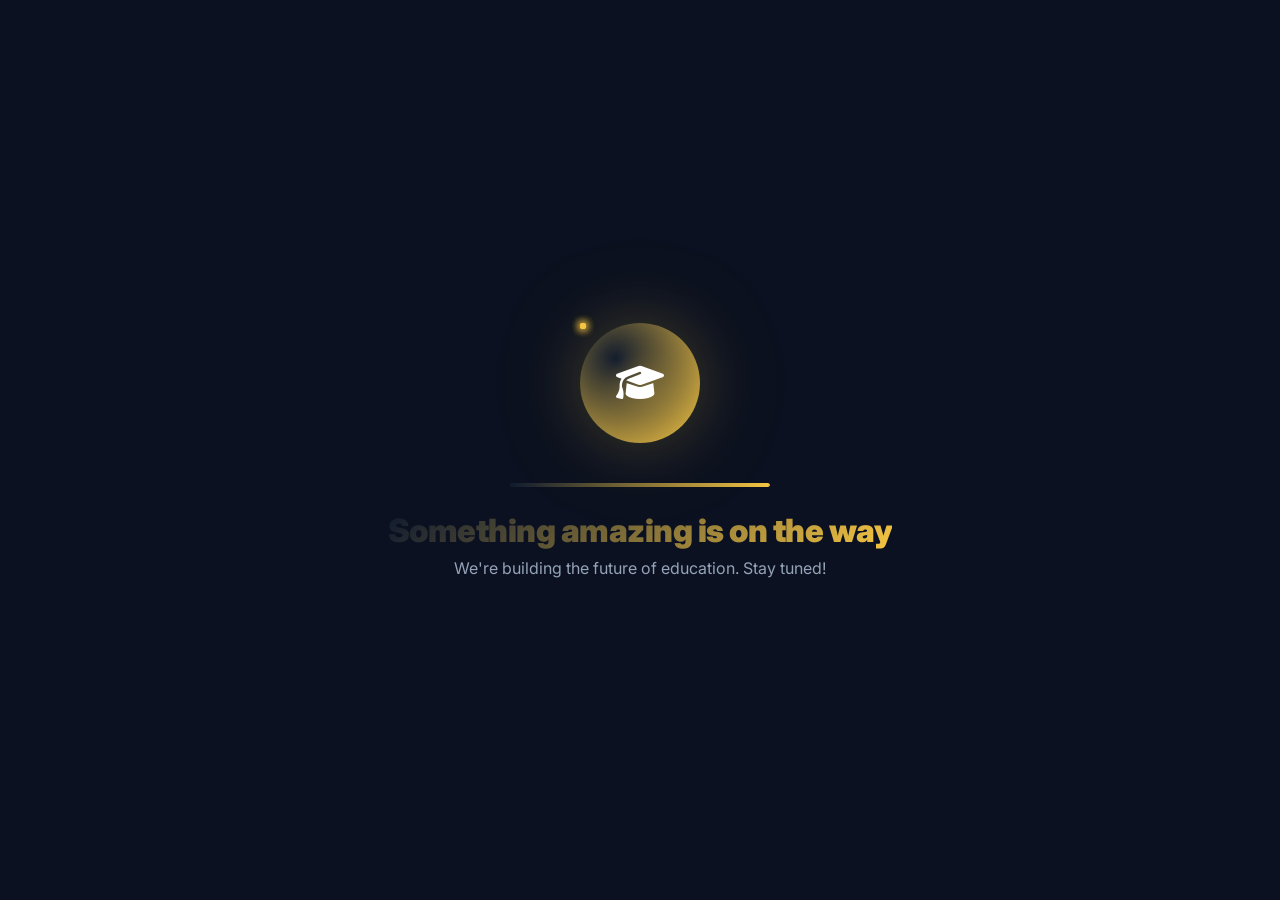
<file: soon.html>
<!DOCTYPE html>
<html lang="en" data-theme="dark">
<head>
  <meta charset="UTF-8">
  <meta name="viewport" content="width=device-width, initial-scale=1.0, viewport-fit=cover">
  <title>Danfer School – Coming Soon</title>

  <!-- Read saved theme immediately -->
  <script>
    (function(){
      var theme = localStorage.getItem('danfer_theme') || 'dark';
      document.documentElement.setAttribute('data-theme', theme);
    })();
  </script>

  <!-- Google Fonts: Inter -->
  <link rel="preconnect" href="https://fonts.googleapis.com">
  <link rel="preconnect" href="https://fonts.gstatic.com" crossorigin>
  <link href="https://fonts.googleapis.com/css2?family=Inter:opsz,wght@14..32,300;14..32,400;14..32,500;14..32,600;14..32,700;14..32,800;14..32,900&display=swap" rel="stylesheet">

  <!-- Font Awesome -->
  <link rel="stylesheet" href="https://cdnjs.cloudflare.com/ajax/libs/font-awesome/6.5.1/css/all.min.css">

  <!-- Theme -->
  <link rel="stylesheet" href="theme.css">

  <style>
    /* ===== RESET & BASE ===== */
    * { margin:0; padding:0; box-sizing:border-box; }
    body {
      font-family: 'Inter', system-ui, -apple-system, sans-serif;
      background: var(--color-background);
      color: var(--color-text-primary);
      height: 100vh;
      display: flex;
      align-items: center;
      justify-content: center;
      overflow: hidden;
      transition: background 0.3s, color 0.3s;
    }

    .container {
      position: relative;
      text-align: center;
      padding: 20px;
    }

    /* ============ MORPHING ORB ============ */
    .orb {
      position: relative;
      width: 120px;
      height: 120px;
      margin: 0 auto 40px;
    }

    .orb-core {
      width: 100%;
      height: 100%;
      border-radius: 50%;
      background: radial-gradient(circle at 30% 30%, var(--color-primary), var(--color-accent));
      box-shadow: 0 0 60px rgba(26, 58, 92, 0.25), 0 0 120px rgba(245, 197, 66, 0.15);
      animation: morphOrb 4s ease-in-out infinite;
      position: absolute;
      top: 0;
      left: 0;
    }
    [data-theme="dark"] .orb-core {
      box-shadow: 0 0 60px rgba(245, 197, 66, 0.2), 0 0 120px rgba(245, 197, 66, 0.1);
    }

    @keyframes morphOrb {
      0%, 100% {
        border-radius: 50% 50% 50% 50%;
        transform: scale(1) rotate(0deg);
      }
      25% {
        border-radius: 60% 40% 60% 40%;
        transform: scale(1.2) rotate(90deg);
      }
      50% {
        border-radius: 40% 60% 40% 60%;
        transform: scale(1.1) rotate(180deg);
      }
      75% {
        border-radius: 55% 45% 55% 45%;
        transform: scale(1.15) rotate(270deg);
      }
    }

    /* ============ ORBITING PARTICLES ============ */
    .particle {
      position: absolute;
      width: 6px;
      height: 6px;
      background: var(--color-accent);
      border-radius: 50%;
      animation: orbit 3s linear infinite;
      box-shadow: 0 0 8px var(--color-accent);
    }
    .particle:nth-child(1) { animation-delay: 0s; }
    .particle:nth-child(2) { animation-delay: -0.75s; }
    .particle:nth-child(3) { animation-delay: -1.5s; }
    .particle:nth-child(4) { animation-delay: -2.25s; }

    @keyframes orbit {
      0% {
        transform: rotate(0deg) translateX(80px) rotate(0deg);
        opacity: 1;
      }
      100% {
        transform: rotate(360deg) translateX(80px) rotate(-360deg);
        opacity: 0.4;
      }
    }

    /* ============ LOGO INSIDE ORB ============ */
    .orb-logo {
      position: absolute;
      top: 50%;
      left: 50%;
      transform: translate(-50%, -50%);
      font-size: 2.4rem;
      color: #fff;
      z-index: 2;
      animation: pulseText 2s ease-in-out infinite;
      text-shadow: 0 0 30px rgba(255, 255, 255, 0.3);
    }
    [data-theme="dark"] .orb-logo {
      text-shadow: 0 0 30px rgba(245, 197, 66, 0.3);
    }

    @keyframes pulseText {
      0%, 100% { transform: translate(-50%, -50%) scale(1); }
      50% { transform: translate(-50%, -50%) scale(1.1); }
    }

    /* ============ PROGRESS BAR ============ */
    .progress-track {
      width: 260px;
      height: 4px;
      background: rgba(26, 58, 92, 0.1);
      border-radius: 4px;
      margin: 0 auto 24px;
      overflow: hidden;
    }
    [data-theme="dark"] .progress-track {
      background: rgba(255, 255, 255, 0.08);
    }

    .progress-fill {
      height: 100%;
      width: 0%;
      background: linear-gradient(90deg, var(--color-primary), var(--color-accent));
      border-radius: 4px;
      animation: fillBar 2.5s ease-out forwards;
    }

    @keyframes fillBar {
      0% { width: 0%; }
      100% { width: 100%; }
    }

    /* ============ TEXT REVEAL ============ */
    .coming-text {
      font-size: 2rem;
      font-weight: 900;
      letter-spacing: -0.5px;
      background: linear-gradient(135deg, var(--color-primary), var(--color-accent));
      -webkit-background-clip: text;
      -webkit-text-fill-color: transparent;
      background-clip: text;
      opacity: 0;
      animation: fadeInUp 0.8s ease 2.7s forwards;
      margin-bottom: 8px;
    }

    .sub-text {
      color: var(--color-text-secondary);
      font-size: 1rem;
      opacity: 0;
      animation: fadeInUp 0.8s ease 3s forwards;
      margin-bottom: 0;
    }

    @keyframes fadeInUp {
      from {
        opacity: 0;
        transform: translateY(20px);
      }
      to {
        opacity: 1;
        transform: translateY(0);
      }
    }

    /* ============ RESPONSIVE ============ */
    @media (max-width: 480px) {
      .orb {
        width: 90px;
        height: 90px;
        margin-bottom: 30px;
      }
      .orb-logo {
        font-size: 1.8rem;
      }
      .particle {
        width: 4px;
        height: 4px;
      }
      @keyframes orbit {
        0% { transform: rotate(0deg) translateX(60px) rotate(0deg); }
        100% { transform: rotate(360deg) translateX(60px) rotate(-360deg); }
      }
      .coming-text {
        font-size: 1.5rem;
      }
      .sub-text {
        font-size: 0.85rem;
      }
      .progress-track {
        width: 200px;
      }
    }
  </style>
</head>
<body>
  <div class="container">
    <!-- Morphing orb with particles and logo -->
    <div class="orb">
      <div class="orb-core"></div>
      <div class="particle"></div>
      <div class="particle"></div>
      <div class="particle"></div>
      <div class="particle"></div>
      <div class="orb-logo"><i class="fa-solid fa-graduation-cap"></i></div>
    </div>

    <!-- Loading bar -->
    <div class="progress-track">
      <div class="progress-fill"></div>
    </div>

    <!-- Reveal text after animation -->
    <h1 class="coming-text">Something amazing is on the way</h1>
    <p class="sub-text">We're building the future of education. Stay tuned!</p>

    <!-- Back button removed as requested -->
  </div>
</body>
</html>
</file>
<file: theme.css>
@import url('https://fonts.googleapis.com/css2?family=Inter:wght@300;400;500;600;700;800&display=swap');

/* ===== GLOBAL TRANSITIONS ===== */
* {
  transition: background-color 0.3s ease, color 0.3s ease, border-color 0.3s ease, box-shadow 0.3s ease;
}

/* ============================================================
   DARK MODE (default)
   ============================================================ */
:root {
  /* 🎨 New Color Palette Variables - DARK MODE */
  --color-primary: #0F1A2E;        /* Darker Navy */
  --color-secondary: #1A3A5C;      /* Deep Navy */
  --color-accent: #F5C542;         /* Brighter Gold */
  --color-background: #0B1120;     /* Very Dark Blue */
  --color-text-primary: #E2E8F0;   /* Light Gray */
  --color-text-secondary: #94A3B8; /* Muted Gray */
  --color-card: #1E293B;           /* Dark Slate */

  /* 🎯 Utility Colors */
  --color-purple: #7C3AED;
  --color-green: #10B981;
  --color-pink: #EC4899;
  --color-gold: #F59E0B;
  --color-red: #EF4444;

  /* ===== SYSTEM VARIABLES (mapped to color palette) ===== */
  --bg: var(--color-background);
  --bg2: var(--color-secondary);
  --surface: var(--color-card);
  --text: var(--color-text-primary);
  --text2: var(--color-text-secondary);
  --border: var(--color-text-secondary);
  --card-bg: var(--color-card);

  --primary: var(--color-primary);
  --primary-hover: var(--color-primary);
  --secondary: var(--color-secondary);
  --secondary-hover: var(--color-secondary);
  --accent: var(--color-accent);
  --accent-hover: var(--color-accent);

  --glow: var(--color-primary);
  --shadow: 0 4px 16px rgba(0, 0, 0, 0.3);
  --card-hover-shadow: 0 12px 32px rgba(0, 0, 0, 0.15);
  --glass: rgba(15, 23, 42, 0.85);
  --nav-bg: rgba(15, 23, 42, 0.95);
  --hero-gradient: linear-gradient(145deg, var(--color-background) 0%, var(--color-card) 50%, var(--color-secondary) 100%);
  --blur-bg: rgba(15, 23, 42, 0.9);
  --input-bg: var(--color-background);
  --timeline-line: var(--color-text-secondary);
  --button-pill: 999px;

  --radius: 12px;
  --radius-lg: 16px;

  --blue: var(--color-primary);
  --purple: var(--color-purple);
  --green: var(--color-green);
  --pink: var(--color-pink);
  --gold: var(--color-gold);
  --red: var(--color-red);
  --gradient-1: var(--color-background);
  --gradient-2: var(--color-primary);
}

/* ============================================================
   LIGHT MODE
   ============================================================ */
[data-theme="light"] {
  /* 🎨 New Color Palette Variables - LIGHT MODE */
  --color-primary: #1A3A5C;        /* Deep Navy */
  --color-secondary: #2E6F95;      /* Calming Blue */
  --color-accent: #E8A838;         /* Warm Gold */
  --color-background: #F8FAFC;     /* Off-white */
  --color-text-primary: #1E293B;   /* Dark Slate */
  --color-text-secondary: #475569; /* Slate Gray */
  --color-card: #FFFFFF;           /* White */

  /* 🎯 Utility Colors (same as dark, consistent) */
  --color-purple: #7C3AED;
  --color-green: #10B981;
  --color-pink: #EC4899;
  --color-gold: #F59E0B;
  --color-red: #EF4444;

  /* ===== SYSTEM VARIABLES (mapped to color palette) ===== */
  --bg: var(--color-background);
  --bg2: var(--color-secondary);
  --surface: var(--color-card);
  --text: var(--color-text-primary);
  --text2: var(--color-text-secondary);
  --border: var(--color-text-secondary);
  --card-bg: var(--color-card);

  --primary: var(--color-primary);
  --primary-hover: var(--color-primary);
  --secondary: var(--color-secondary);
  --secondary-hover: var(--color-secondary);
  --accent: var(--color-accent);
  --accent-hover: var(--color-accent);

  --glow: var(--color-primary);
  --shadow: 0 2px 12px rgba(0, 0, 0, 0.06);
  --card-hover-shadow: 0 8px 24px rgba(0, 0, 0, 0.1);
  --glass: rgba(255, 255, 255, 0.9);
  --nav-bg: rgba(255, 255, 255, 0.96);
  --hero-gradient: linear-gradient(145deg, var(--color-background) 0%, var(--color-card) 35%, var(--color-accent) 65%, var(--color-background) 100%);
  --blur-bg: rgba(255, 255, 255, 0.92);
  --input-bg: var(--color-background);
  --timeline-line: var(--color-text-secondary);
  --button-pill: 999px;

  --radius: 12px;
  --radius-lg: 16px;

  --blue: var(--color-primary);
  --purple: var(--color-purple);
  --green: var(--color-green);
  --pink: var(--color-pink);
  --gold: var(--color-gold);
  --red: var(--color-red);
  --gradient-1: var(--color-primary);
  --gradient-2: var(--color-accent);
}
</file>
